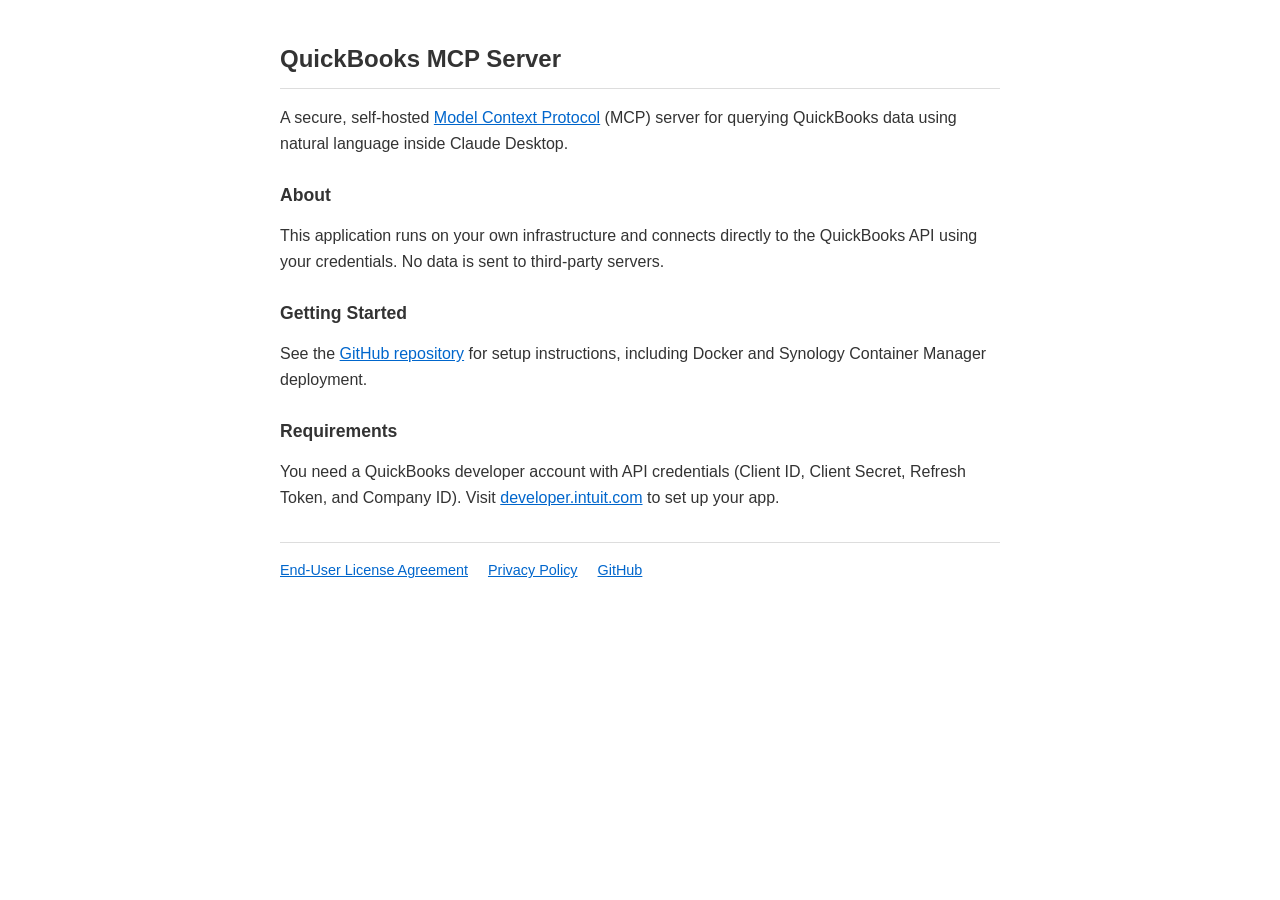
<file: docs/index.html>
<!DOCTYPE html>
<html lang="en">
<head>
    <meta charset="UTF-8">
    <meta name="viewport" content="width=device-width, initial-scale=1.0">
    <title>QuickBooks MCP Server</title>
    <style>
        body { font-family: -apple-system, BlinkMacSystemFont, "Segoe UI", Roboto, sans-serif; max-width: 720px; margin: 40px auto; padding: 0 20px; line-height: 1.6; color: #333; }
        h1 { font-size: 1.5rem; border-bottom: 1px solid #ddd; padding-bottom: 10px; }
        h2 { font-size: 1.1rem; margin-top: 24px; }
        p { margin: 12px 0; }
        a { color: #0066cc; }
        code { background: #f4f4f4; padding: 2px 6px; border-radius: 3px; font-size: 0.9rem; }
        .links { margin-top: 32px; padding-top: 16px; border-top: 1px solid #ddd; font-size: 0.9rem; }
        .links a { margin-right: 16px; }
    </style>
</head>
<body>
    <h1>QuickBooks MCP Server</h1>
    <p>A secure, self-hosted <a href="https://modelcontextprotocol.io">Model Context Protocol</a> (MCP) server for querying QuickBooks data using natural language inside Claude Desktop.</p>

    <h2>About</h2>
    <p>This application runs on your own infrastructure and connects directly to the QuickBooks API using your credentials. No data is sent to third-party servers.</p>

    <h2>Getting Started</h2>
    <p>See the <a href="https://github.com/malamaker/quickbooks-mcp-server">GitHub repository</a> for setup instructions, including Docker and Synology Container Manager deployment.</p>

    <h2>Requirements</h2>
    <p>You need a QuickBooks developer account with API credentials (Client ID, Client Secret, Refresh Token, and Company ID). Visit <a href="https://developer.intuit.com">developer.intuit.com</a> to set up your app.</p>

    <div class="links">
        <a href="eula">End-User License Agreement</a>
        <a href="privacy">Privacy Policy</a>
        <a href="https://github.com/malamaker/quickbooks-mcp-server">GitHub</a>
    </div>
</body>
</html>
</file>
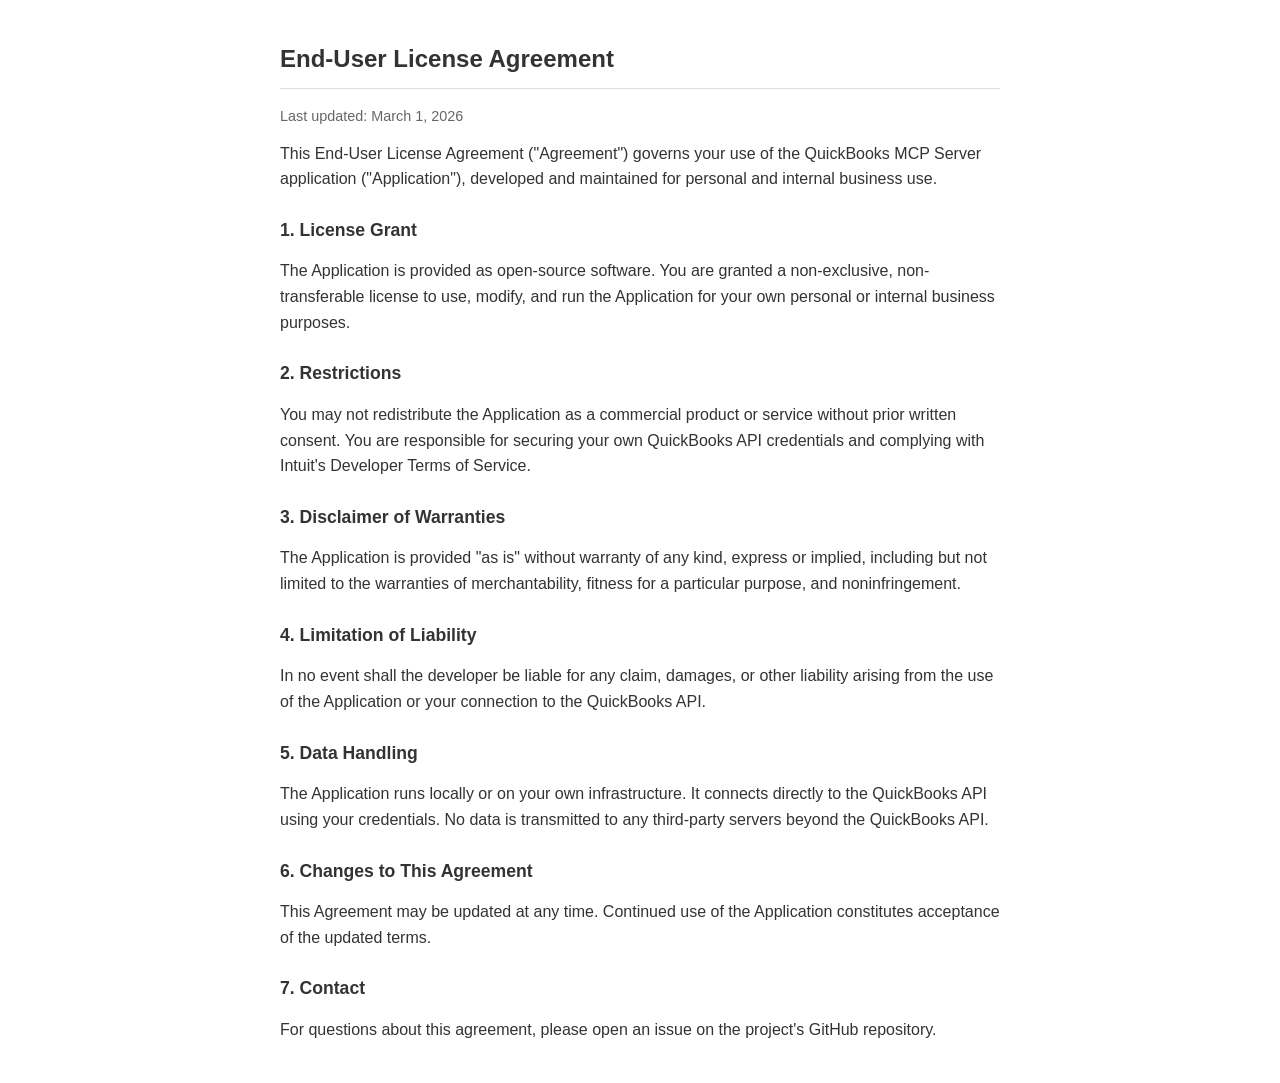
<file: docs/eula.html>
<!DOCTYPE html>
<html lang="en">
<head>
    <meta charset="UTF-8">
    <meta name="viewport" content="width=device-width, initial-scale=1.0">
    <title>End-User License Agreement — QuickBooks MCP Server</title>
    <style>
        body { font-family: -apple-system, BlinkMacSystemFont, "Segoe UI", Roboto, sans-serif; max-width: 720px; margin: 40px auto; padding: 0 20px; line-height: 1.6; color: #333; }
        h1 { font-size: 1.5rem; border-bottom: 1px solid #ddd; padding-bottom: 10px; }
        h2 { font-size: 1.1rem; margin-top: 24px; }
        p { margin: 12px 0; }
        .updated { color: #666; font-size: 0.9rem; }
    </style>
</head>
<body>
    <h1>End-User License Agreement</h1>
    <p class="updated">Last updated: March 1, 2026</p>

    <p>This End-User License Agreement ("Agreement") governs your use of the QuickBooks MCP Server application ("Application"), developed and maintained for personal and internal business use.</p>

    <h2>1. License Grant</h2>
    <p>The Application is provided as open-source software. You are granted a non-exclusive, non-transferable license to use, modify, and run the Application for your own personal or internal business purposes.</p>

    <h2>2. Restrictions</h2>
    <p>You may not redistribute the Application as a commercial product or service without prior written consent. You are responsible for securing your own QuickBooks API credentials and complying with Intuit's Developer Terms of Service.</p>

    <h2>3. Disclaimer of Warranties</h2>
    <p>The Application is provided "as is" without warranty of any kind, express or implied, including but not limited to the warranties of merchantability, fitness for a particular purpose, and noninfringement.</p>

    <h2>4. Limitation of Liability</h2>
    <p>In no event shall the developer be liable for any claim, damages, or other liability arising from the use of the Application or your connection to the QuickBooks API.</p>

    <h2>5. Data Handling</h2>
    <p>The Application runs locally or on your own infrastructure. It connects directly to the QuickBooks API using your credentials. No data is transmitted to any third-party servers beyond the QuickBooks API.</p>

    <h2>6. Changes to This Agreement</h2>
    <p>This Agreement may be updated at any time. Continued use of the Application constitutes acceptance of the updated terms.</p>

    <h2>7. Contact</h2>
    <p>For questions about this agreement, please open an issue on the project's GitHub repository.</p>
</body>
</html>
</file>
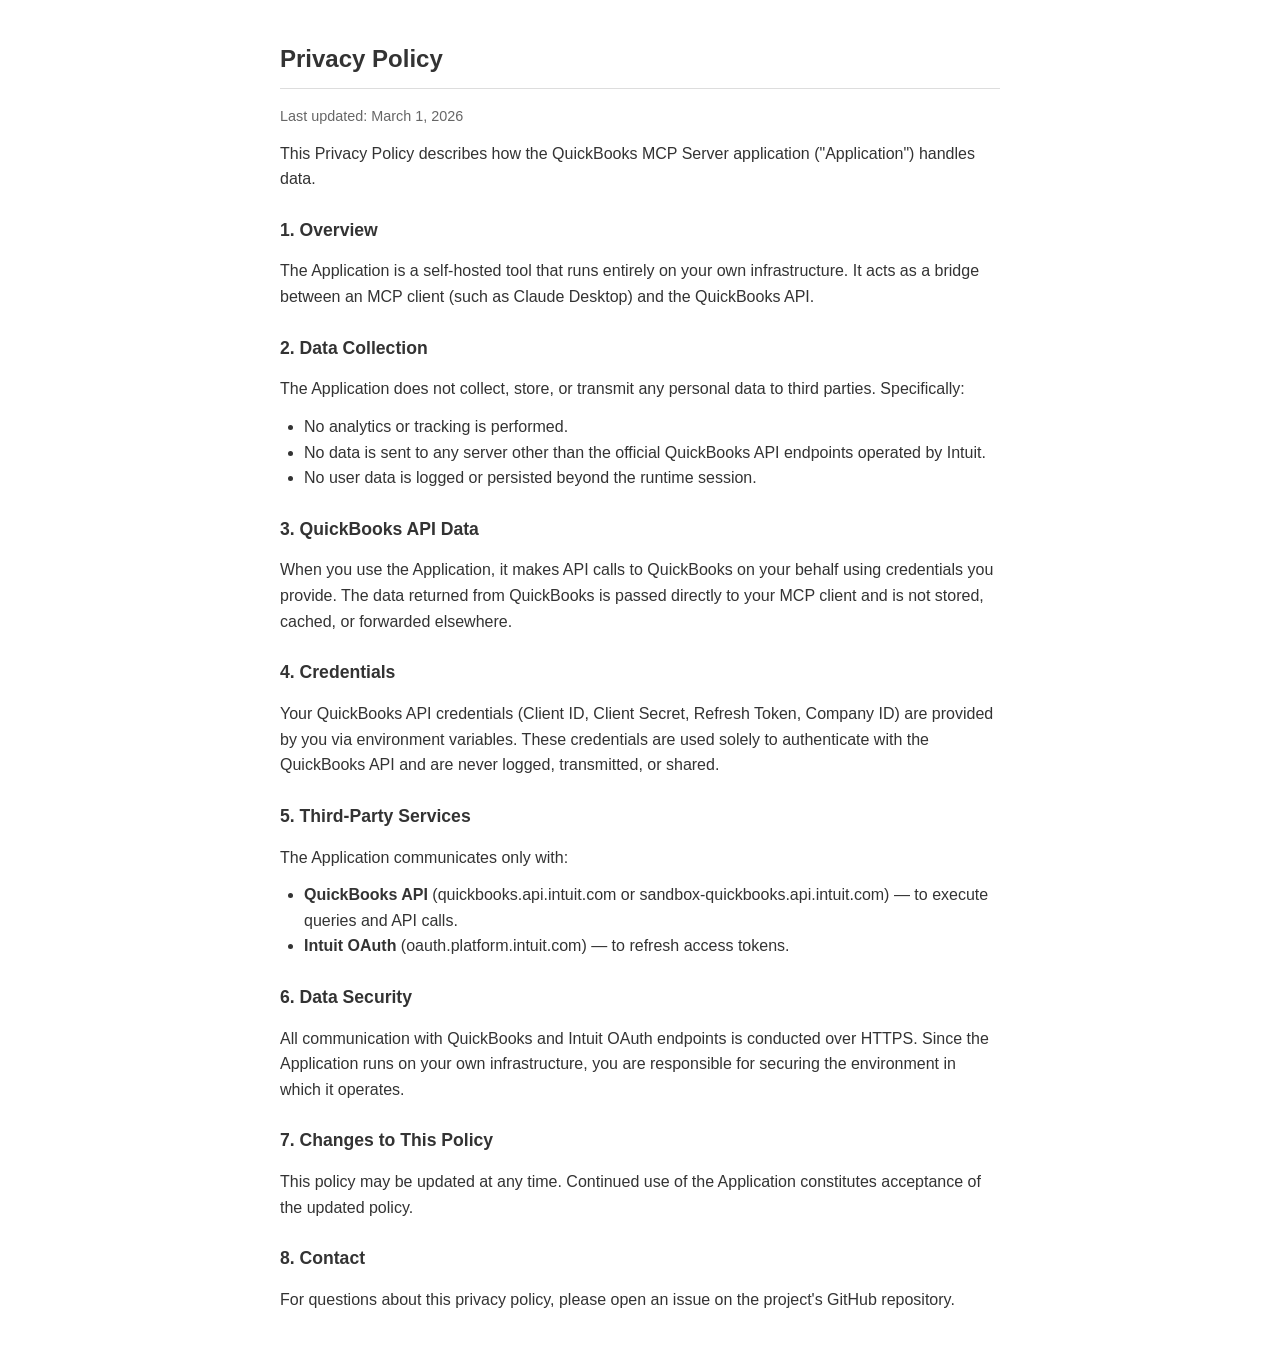
<file: docs/privacy.html>
<!DOCTYPE html>
<html lang="en">
<head>
    <meta charset="UTF-8">
    <meta name="viewport" content="width=device-width, initial-scale=1.0">
    <title>Privacy Policy — QuickBooks MCP Server</title>
    <style>
        body { font-family: -apple-system, BlinkMacSystemFont, "Segoe UI", Roboto, sans-serif; max-width: 720px; margin: 40px auto; padding: 0 20px; line-height: 1.6; color: #333; }
        h1 { font-size: 1.5rem; border-bottom: 1px solid #ddd; padding-bottom: 10px; }
        h2 { font-size: 1.1rem; margin-top: 24px; }
        p { margin: 12px 0; }
        ul { margin: 12px 0; padding-left: 24px; }
        .updated { color: #666; font-size: 0.9rem; }
    </style>
</head>
<body>
    <h1>Privacy Policy</h1>
    <p class="updated">Last updated: March 1, 2026</p>

    <p>This Privacy Policy describes how the QuickBooks MCP Server application ("Application") handles data.</p>

    <h2>1. Overview</h2>
    <p>The Application is a self-hosted tool that runs entirely on your own infrastructure. It acts as a bridge between an MCP client (such as Claude Desktop) and the QuickBooks API.</p>

    <h2>2. Data Collection</h2>
    <p>The Application does not collect, store, or transmit any personal data to third parties. Specifically:</p>
    <ul>
        <li>No analytics or tracking is performed.</li>
        <li>No data is sent to any server other than the official QuickBooks API endpoints operated by Intuit.</li>
        <li>No user data is logged or persisted beyond the runtime session.</li>
    </ul>

    <h2>3. QuickBooks API Data</h2>
    <p>When you use the Application, it makes API calls to QuickBooks on your behalf using credentials you provide. The data returned from QuickBooks is passed directly to your MCP client and is not stored, cached, or forwarded elsewhere.</p>

    <h2>4. Credentials</h2>
    <p>Your QuickBooks API credentials (Client ID, Client Secret, Refresh Token, Company ID) are provided by you via environment variables. These credentials are used solely to authenticate with the QuickBooks API and are never logged, transmitted, or shared.</p>

    <h2>5. Third-Party Services</h2>
    <p>The Application communicates only with:</p>
    <ul>
        <li><strong>QuickBooks API</strong> (quickbooks.api.intuit.com or sandbox-quickbooks.api.intuit.com) — to execute queries and API calls.</li>
        <li><strong>Intuit OAuth</strong> (oauth.platform.intuit.com) — to refresh access tokens.</li>
    </ul>

    <h2>6. Data Security</h2>
    <p>All communication with QuickBooks and Intuit OAuth endpoints is conducted over HTTPS. Since the Application runs on your own infrastructure, you are responsible for securing the environment in which it operates.</p>

    <h2>7. Changes to This Policy</h2>
    <p>This policy may be updated at any time. Continued use of the Application constitutes acceptance of the updated policy.</p>

    <h2>8. Contact</h2>
    <p>For questions about this privacy policy, please open an issue on the project's GitHub repository.</p>
</body>
</html>
</file>
